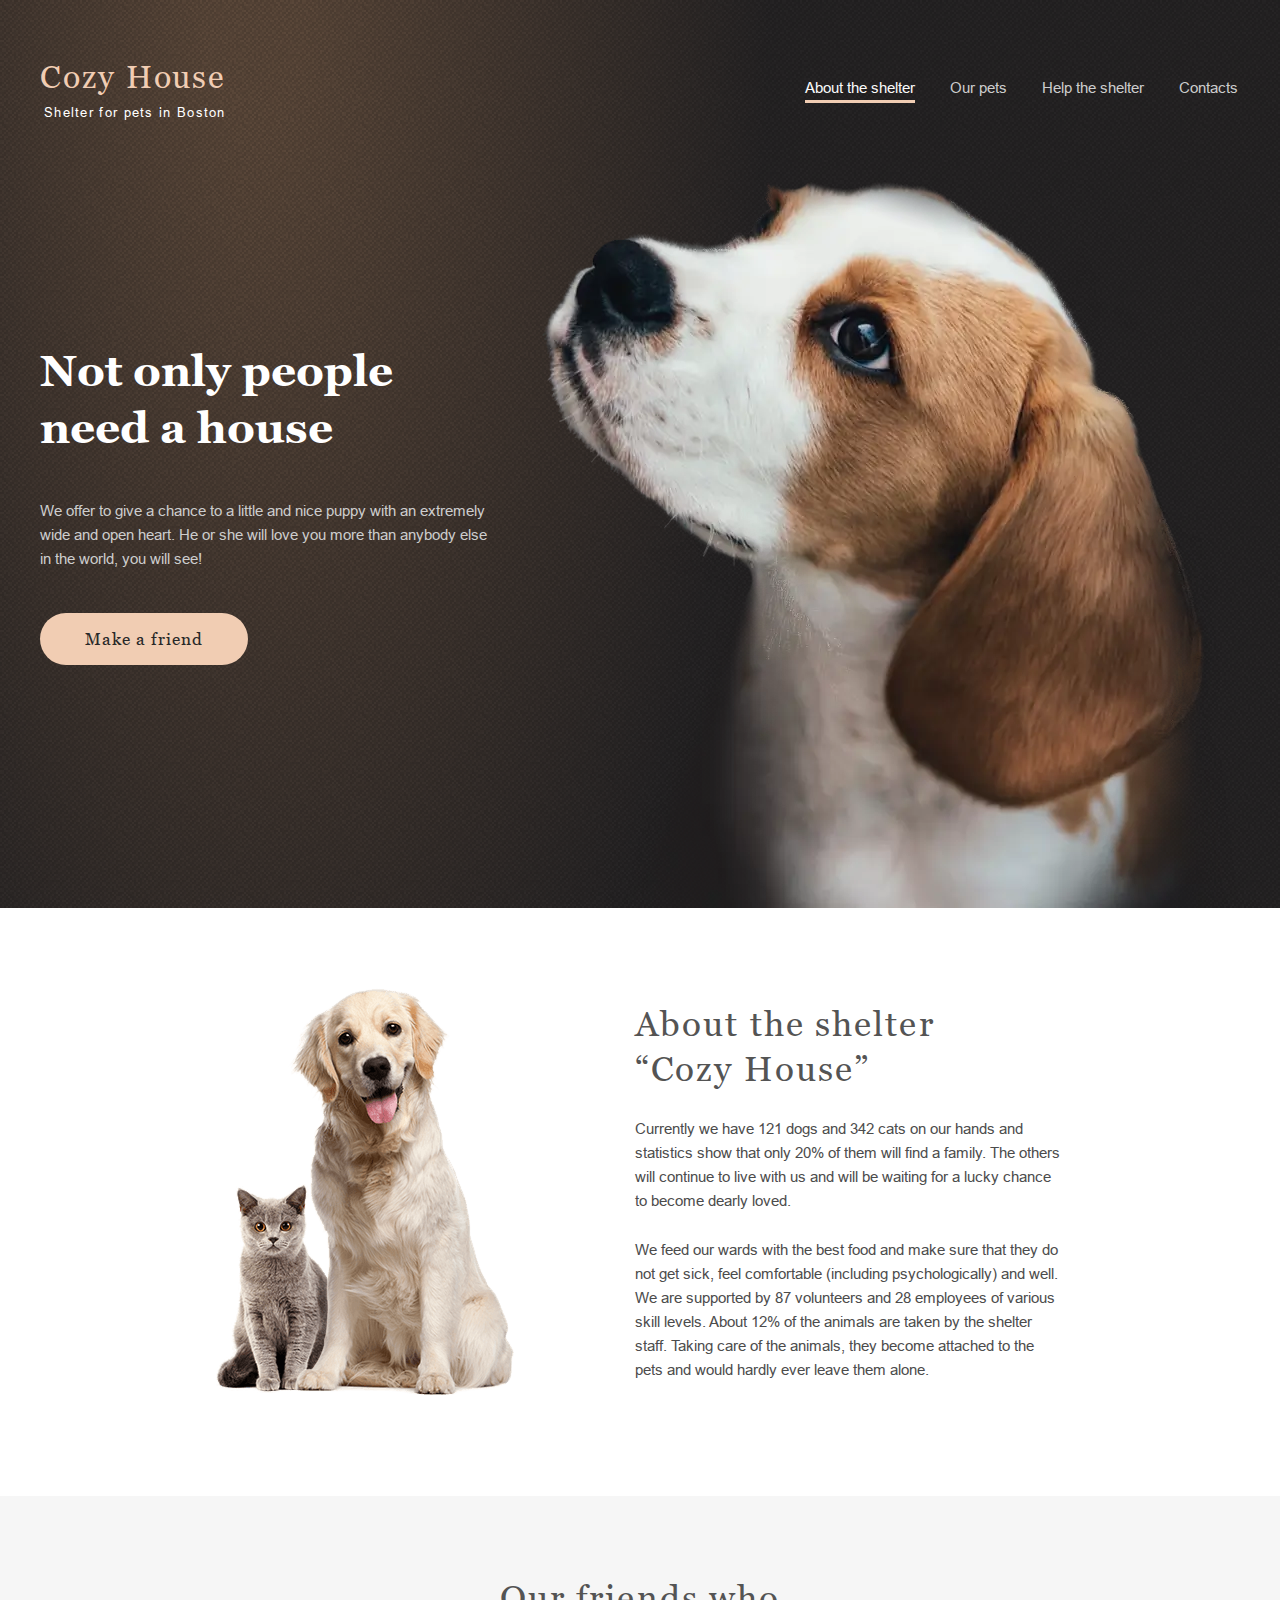
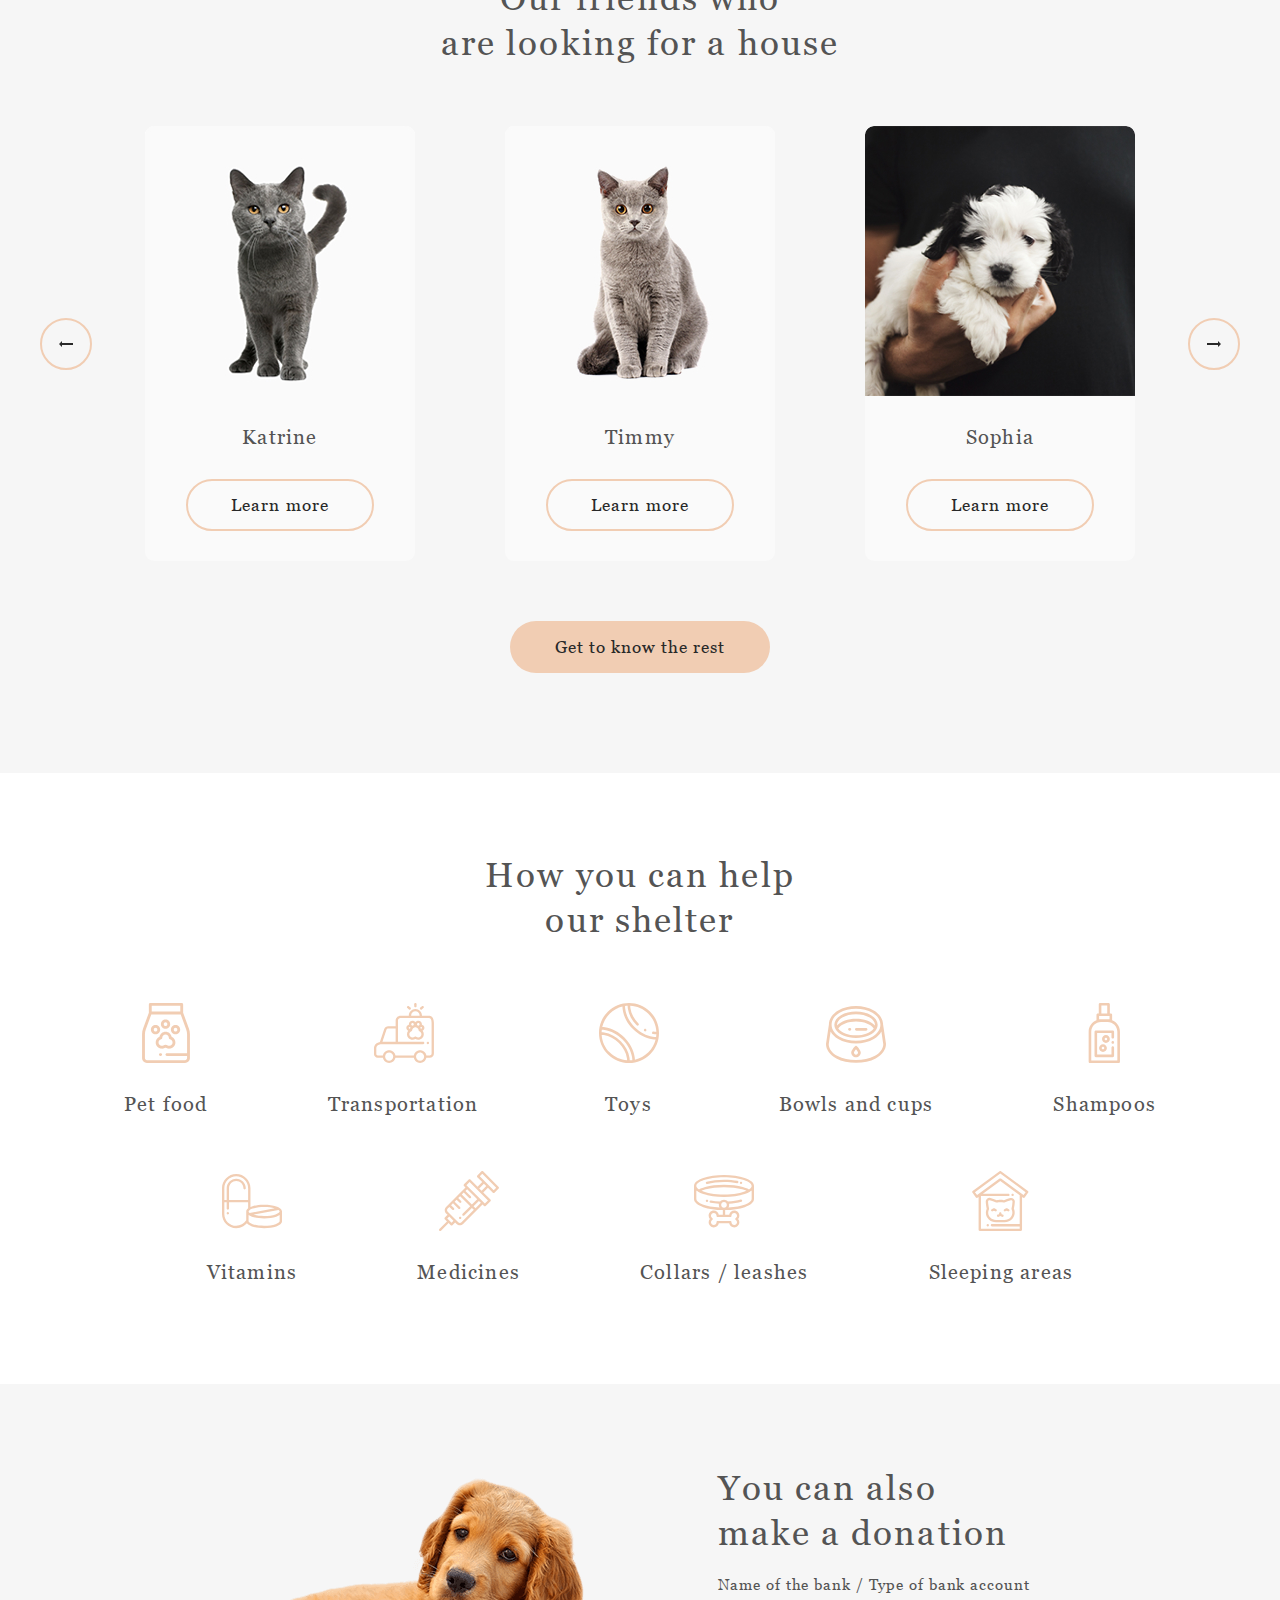
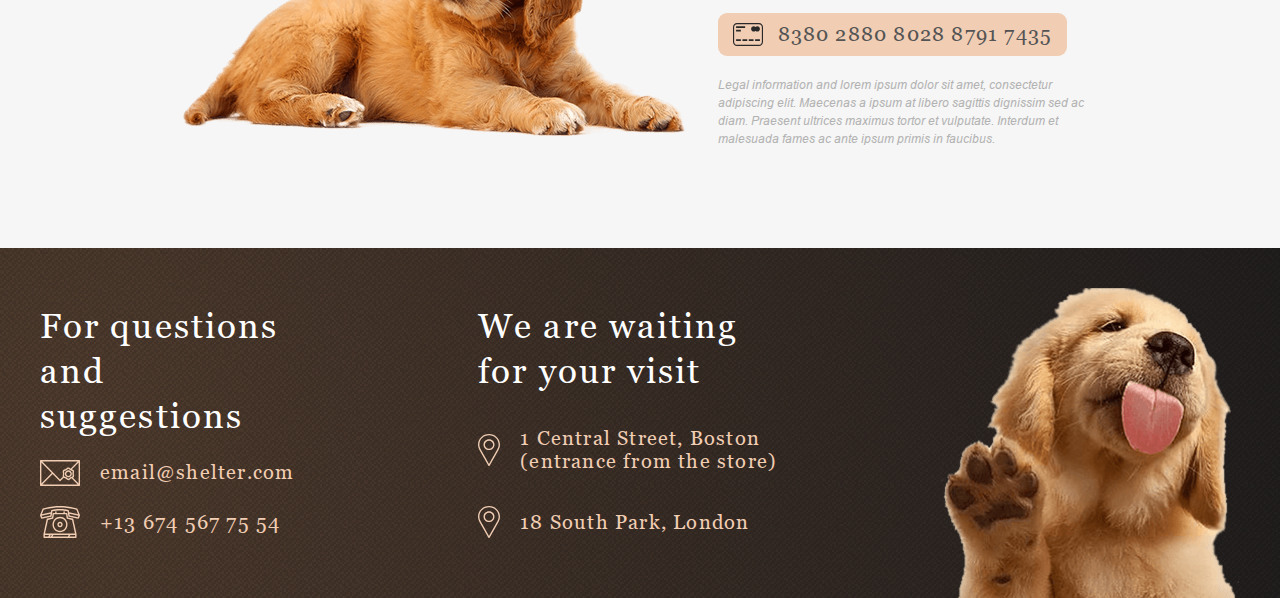
<file: shelter/pages/main/index.html>
<!DOCTYPE html>
<html lang="en">
<head>
    <meta charset="UTF-8">
    <meta name="viewport" content="width=device-width, initial-scale=1.0">
    <meta http-equiv="X-UA-Compatible" content="ie=edge">
    <title>Shelter</title>
    <link rel="stylesheet" type="text/css" href="normalize.css">
    <link rel="stylesheet" type="text/css" href="common_styles.css">
    <link rel="stylesheet" type="text/css" href="style.css">
    <link rel="stylesheet" type="text/css" href="burger.css">
</head>
<body>
<div class="bg-container">
    <div class="container">
        <header class="header">
            <div class="header__top">
                <a class="header-logo" href="#">
                    <h1 class="header-logo__title">Cozy House</h1>
                    <div class="header-logo__subtitle">
                        Shelter for pets in Boston
                    </div>
                </a>
                <nav class="menu">
                    <a class="header-logo--burger" href="#">
                        <div class="header-logo__title">Cozy House</div>
                        <div class="header-logo__subtitle">Shelter for pets in Boston</div>
                    </a>

                    <div class="menu__list--burger">
                        <ul class="menu__list">
                            <li class="menu__item">
                                <a class="menu__link menu__link--selected" href="#">About the shelter</a>
                            </li>
                            <li class="menu__item">
                                <a class="menu__link" href="../pets/index.html">Our pets</a>
                            </li>
                            <li class="menu__item">
                                <a class="menu__link" href="#help">Help the shelter</a>
                            </li>
                            <li class="menu__item">
                                <a class="menu__link" href="#footer">Contacts</a>
                            </li>
                        </ul>
                    </div>

                </nav>
                <div class="burger">
                    <span class="burger-line burger-line-first"></span>
                    <span class="burger-line burger-line-second"></span>
                    <span class="burger-line burger-line-third"></span>
                </div>
            </div>
        </header>
        <section class="not-only">
            <div class="not-only__textbox">
                <h2 class="not-only__textbox-title">
                    Not only people <br> need a house
                </h2>
                <div class="not-only__textbox-subtitle">
                    We offer to give a chance to a little and nice puppy with an extremely wide and open heart. He or
                    she will love you more than anybody else in the world, you will see!
                </div>
                <a class="btn" href="#our-friends">Make a friend</a>
            </div>
            <div class="not-only__img-container">
                <picture>
                    <source type="image/webp" srcset="../../assets/images/header_puppy.webp">
                    <img class="not-only__img" src="../../assets/images/header_puppy.png" alt="puppy-img">
                </picture>
            </div>
        </section>
    </div>
</div>

<main class="main">

    <section class="about" id="about">
        <div class="container">
            <div class="about-flex">
                <div class="about__img-container">
                    <picture>
                        <source type="image/webp" srcset="../../assets/images/about_pets.webp">
                        <img class="about__img" src="../../assets/images/about_pets.png" alt="about_pets">
                    </picture>
                </div>
                <div class="about-textbox">
                    <h3 class="about-textbox__title">About the shelter <br> “Cozy House”</h3>
                    <div class="about-textbox__subtitle">Currently we have 121 dogs and 342 cats on our hands and
                    statistics show that only 20% of them will find a family. The others will continue to live with us and will be waiting for a lucky chance to become dearly loved.</div>
                    <div class="about-textbox__subtitle">We feed our wards with the best food and make sure that they
                     do not get sick, feel comfortable (including psychologically) and well. We are supported by 87 volunteers and 28 employees of various skill levels. About 12% of the animals are taken by the shelter staff. Taking care of the animals, they become attached to the pets and would hardly ever leave them alone.</div>
                </div>
            </div>
        </div>
    </section>

    <section class="our-friends" id="our-friends">
        <div class="container">
            <div class="our-friends-flex">
                <h3 class="our-friends__title">
                    Our friends who <br>
                    are looking for a house
                </h3>
                <div class="our-friends__slider">
                    <div class="slider__btn-left slider-btn js-slider-btn-left"></div>
                    <div class="slider-cards">
                        <div class="slider-cards__container js-carousel">
                            <div class="slider-cards__left"></div>
                            <div class="slider-cards__active"></div>
                            <div class="slider-cards__right"></div>
                        </div>
                    </div>
                    <div class="slider__btn-right slider-btn js-slider-btn-right"></div>
                </div>
                <a class="btn" href="../pets/index.html">Get to know the rest</a>
            </div>
        </div>
    </section>

    <section class="help" id="help">
        <div class="container">
            <h3 class="help__title">
                How you can help <br>
                our shelter
            </h3>
            <div class="help-content">
                <div class="help-content__item">
                    <img class="help-content__img" src="../../assets/icons/help_food.svg" alt="food">
                    <div class="help-content__text">
                        Pet food
                    </div>
                </div>
                <div class="help-content__item">
                    <img class="help-content__img" src="../../assets/icons/help_transportation.svg" alt="transportation">
                    <div class="help-content__text">
                        Transportation
                    </div>
                </div>
                <div class="help-content__item">
                    <img class="help-content__img" src="../../assets/icons/help_toys.svg" alt="toys">
                    <div class="help-content__text">
                        Toys
                    </div>
                </div>
                <div class="help-content__item">
                    <img class="help-content__img" src="../../assets/icons/help_bowls-and-cups.svg" alt="bowls and cups">
                    <div class="help-content__text">
                        Bowls and cups
                    </div>
                </div>
                <div class="help-content__item">
                    <img class="help-content__img" src="../../assets/icons/help_shampoos.svg" alt="shampoos">
                    <div class="help-content__text">
                        Shampoos
                    </div>
                </div>
                <div class="help-content__item">
                    <img class="help-content__img" src="../../assets/icons/help_vitamins.svg" alt="vitamins">
                    <div class="help-content__text">
                        Vitamins
                    </div>
                </div>
                <div class="help-content__item">
                    <img class="help-content__img" src="../../assets/icons/help_medicines.svg" alt="medicines">
                    <div class="help-content__text">
                        Medicines
                    </div>
                </div>
                <div class="help-content__item">
                    <img class="help-content__img" src="../../assets/icons/help_collars-or-leashes.svg" alt="collars / leashes">
                    <div class="help-content__text">
                        Collars / leashes
                    </div>
                </div>
                <div class="help-content__item">
                    <img class="help-content__img" src="../../assets/icons/help_sleeping-area.svg" alt="sleeping areas">
                    <div class="help-content__text">
                        Sleeping areas
                    </div>
                </div>
            </div>
        </div>
    </section>

    <section class="donation" id="donation">
        <div class="container">
            <div class="donation-flex">
                <img class="donation-img" src="../../assets/images/donation-dog.png" alt="donation">
                <div class="donation-content">
                    <h3 class="donation-content__title">
                        You can also <br> make a donation
                    </h3>
                    <div class="donation-content__subtitle">
                        Name of the bank / Type of bank account
                    </div>
                    <a class="donation-content__card" href="javascript:void(0);">
                        <svg class="icon icon--30-23">
                            <use xlink:href="../../assets/icons/icons.svg#credit-card"></use>
                        </svg>
                        <div class="card-number">
                            8380 2880 8028 8791 7435
                        </div>
                    </a>
                    <div class="donation-content__disclaimer">
                        Legal information and lorem ipsum dolor sit amet, consectetur adipiscing elit. Maecenas a ipsum at libero sagittis dignissim sed ac diam. Praesent ultrices maximus tortor et vulputate. Interdum et malesuada fames ac ante ipsum primis in faucibus.
                    </div>
                </div>
            </div>
        </div>
    </section>

</main>

<div class="bg-container-footer">
    <div class="container">
        <footer class="footer" id="footer">
            <div class="footer-textbox">
                    <h3 class="footer-textbox__title">For questions and suggestions</h3>
                    <a class="footer-textbox__content" href="mailto:email@shelter.com" title="email">
                        <svg class="icon icon--40-26 icon--mail">
                            <use xlink:href="../../assets/icons/icons.svg#mail"></use>
                        </svg>
                        <div class="footer-textbox__text">email@shelter.com</div>
                    </a>
                    <a class="footer-textbox__content" href="tel:+136745677554" title="phone">
                        <svg class="icon icon--40-32">
                            <use xlink:href="../../assets/icons/icons.svg#phone"></use>
                        </svg>
                        <div class="footer-textbox__text">+13 674 567 75 54</div>
                    </a>
                </div>
            <div class="footer-textbox footer-textbox__center">
                    <h3 class="footer-textbox__title">We are waiting for your visit</h3>
                    <a class="footer-textbox__content" href="https://goo.gl/maps/GxNyCntBxxRUMGNj9" target="_blank" title="location">
                        <svg class="icon icon--22-32">
                            <use xlink:href="../../assets/icons/icons.svg#pin"></use>
                        </svg>
                        <div class="footer-textbox__text">1 Central Street, Boston (entrance from the store)</div>
                    </a>
                    <a class="footer-textbox__content" href="https://goo.gl/maps/SXfoR8rrXYMmH7Yr9" target="_blank" title="location">
                        <svg class="icon icon--22-32">
                            <use xlink:href="../../assets/icons/icons.svg#pin"></use>
                        </svg>
                        <div class="footer-textbox__text">18 South Park, London </div>
                    </a>
                </div>
            <img class="footer-img" src="../../assets/images/footer-puppy.png" alt="footer-puppy">
        </footer>
    </div>
</div>

<div class="modal-outer">
    <div class="modal-container">
        <div class="modal-close-btn"></div>
        <div class="modal"></div>
    </div>
</div>

<script type="module" src="../../assets/pets.js"></script>
<script type="module" src="script.js"></script>
<script src="burger.js"></script>
<script type="module" src="modal.js"></script>
</body>
</html>
</file>
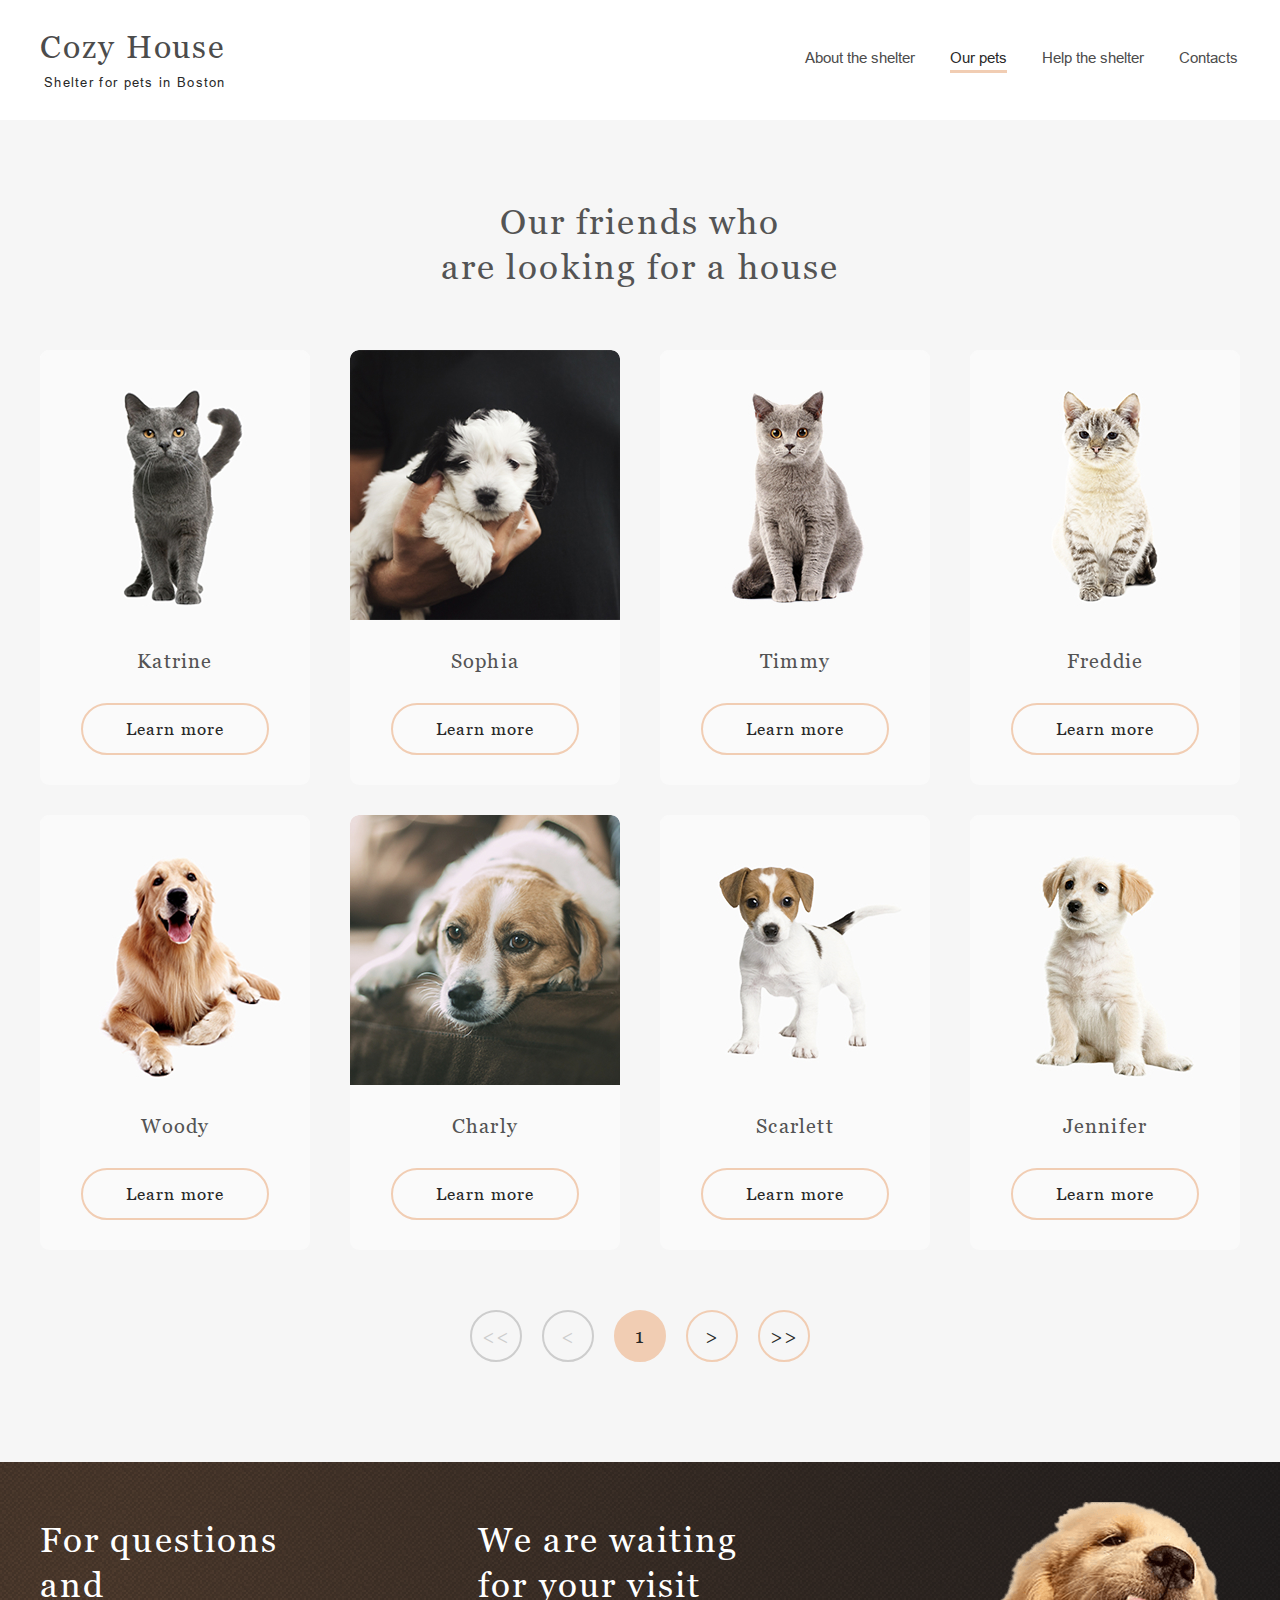
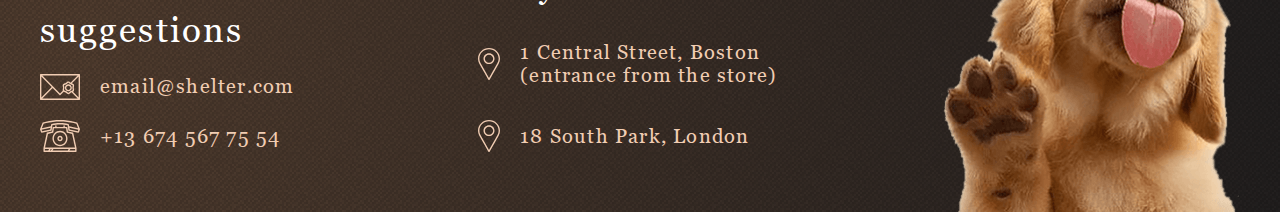
<file: shelter/pages/pets/index.html>
<!DOCTYPE html>
<html lang="en">
<head>
    <meta charset="UTF-8">
    <meta name="viewport" content="width=device-width, initial-scale=1.0">
    <meta http-equiv="X-UA-Compatible" content="ie=edge">
    <title>Our pets</title>
    <link rel="stylesheet" type="text/css" href="../main/normalize.css">
    <link rel="stylesheet" type="text/css" href="../main/common_styles.css">
    <link rel="stylesheet" type="text/css" href="style.css">
    <link rel="stylesheet" type="text/css" href="../main/burger.css">
</head>
<body>
<div class="sticky-container">
    <div class="container">
        <header class="header">
            <div class="header__top">
                <a class="header-logo" href="../main/index.html">
                    <h1 class="header-logo__title">Cozy House</h1>
                    <div class="header-logo__subtitle">
                        Shelter for pets in Boston
                    </div>
                </a>
                <nav class="menu">
                    <a class="header-logo--burger" href="../main/index.html">
                        <div class="header-logo__title">Cozy House</div>
                        <div class="header-logo__subtitle">Shelter for pets in Boston</div>
                    </a>
                    <ul class="menu__list">
                        <li class="menu__item">
                            <a class="menu__link" href="../main/index.html">About the shelter</a>
                        </li>
                        <li class="menu__item">
                            <a class="menu__link menu__link--selected" href="#">Our pets</a>
                        </li>
                        <li class="menu__item">
                            <a class="menu__link" href="../main/index.html#help">Help the shelter</a>
                        </li>
                        <li class="menu__item">
                            <a class="menu__link" href="#footer">Contacts</a>
                        </li>
                    </ul>
                </nav>
                <div class="burger">
                    <span class="burger-line burger-line-first"></span>
                    <span class="burger-line burger-line-second"></span>
                    <span class="burger-line burger-line-third"></span>
                </div>
            </div>
        </header>
    </div>
</div>

<main>
    <section class="our-friends" id="our-friends">
        <div class="container">
            <div class="our-friends-flex">
                <h3 class="our-friends__title">
                    Our friends who <br>
                    are looking for a house
                </h3>

                <div class="slider-cards"></div>

                <div class="btn-block">
                    <button class="slider-btn js-btn-left--last" disabled>&lt;&lt;</button>
                    <button class="slider-btn js-btn-left" disabled>&lt;</button>
                    <button class="slider-btn active-page js-active-page">1</button>
                    <button class="slider-btn js-btn-right">&gt;</button>
                    <button class="slider-btn js-btn-right--last">&gt;&gt;</button>
                </div>
            </div>
        </div>
    </section>
</main>

<div class="bg-container-footer">
    <div class="container">
        <footer class="footer" id="footer">
            <div class="footer-textbox">
                <h3 class="footer-textbox__title">For questions and suggestions</h3>
                <a class="footer-textbox__content" href="mailto:email@shelter.com" title="email">
                    <svg class="icon icon--40-26 icon--mail">
                        <use xlink:href="../../assets/icons/icons.svg#mail"></use>
                    </svg>
                    <div class="footer-textbox__text">email@shelter.com</div>
                </a>
                <a class="footer-textbox__content" href="tel:+136745677554" title="phone">
                    <svg class="icon icon--40-32">
                        <use xlink:href="../../assets/icons/icons.svg#phone"></use>
                    </svg>
                    <div class="footer-textbox__text">+13 674 567 75 54</div>
                </a>
            </div>
            <div class="footer-textbox footer-textbox__center">
                <h3 class="footer-textbox__title">We are waiting for your visit</h3>
                <a class="footer-textbox__content" href="https://goo.gl/maps/GxNyCntBxxRUMGNj9" target="_blank" title="location">
                    <svg class="icon icon--22-32">
                        <use xlink:href="../../assets/icons/icons.svg#pin"></use>
                    </svg>
                    <div class="footer-textbox__text">1 Central Street, Boston (entrance from the store)</div>
                </a>
                <a class="footer-textbox__content" href="https://goo.gl/maps/SXfoR8rrXYMmH7Yr9" target="_blank" title="location">
                    <svg class="icon icon--22-32">
                        <use xlink:href="../../assets/icons/icons.svg#pin"></use>
                    </svg>
                    <div class="footer-textbox__text">18 South Park, London </div>
                </a>
            </div>
            <img class="footer-img" src="../../assets/images/footer-puppy.png" alt="footer-puppy">
        </footer>
    </div>
</div>

<div class="modal-outer">
    <div class="modal-container">
        <div class="modal-close-btn"></div>
        <div class="modal"></div>
    </div>
</div>

<script type="module" src="../../assets/pets.js"></script>
<script type="module" src="script.js"></script>
<script src="burger.js"></script>
<script type="module" src="modal.js"></script>
</body>
</html>
</file>
<file: shelter/pages/main/common_styles.css>
@font-face {
    font-family: Georgia;
    src:
    url('../../assets/fonts/subset-Georgia-Bold.woff2') format('woff2'),
    url('../../assets/fonts/subset-Georgia-Bold.woff') format('woff');
    font-weight: bold;
    font-style: normal;
    font-display: swap;
}

@font-face {
    font-family: Arial;
    src:
    url('../../assets/fonts/subset-ArialMT.woff2') format('woff2'),
    url('../../assets/fonts/subset-ArialMT.woff') format('woff');
    font-weight: normal;
    font-style: normal;
    font-display: swap;
}

@font-face {
    font-family: Georgia;
    src:
    url('../../assets/fonts/subset-Georgia.woff2') format('woff2'),
    url('../../assets/fonts/subset-Georgia.woff') format('woff');
    font-weight: normal;
    font-style: normal;
    font-display: swap;
}

@font-face {
    font-family: Arial;
    src:
    url('../../assets/fonts/subset-Arial-ItalicMT.woff2') format('woff2'),
    url('../../assets/fonts/subset-Arial-ItalicMT.woff') format('woff');
    font-weight: normal;
    font-style: italic;
    font-display: swap;
}

@font-face {
    font-family: Georgia;
    src:
    url('../../assets/fonts/subset-Georgia-Italic.woff2') format('woff2'),
    url('../../assets/fonts/subset-Georgia-Italic.woff') format('woff');
    font-weight: normal;
    font-style: italic;
    font-display: swap;
}

* {
    box-sizing: border-box;
}

html,
body {
    font: 400 15px/24px Georgia, serif;
    color: #4C4C4C;
    background: #ffffff;
    scroll-behavior: smooth
}

h3 {
    font-size: 35px;
    line-height: 45px;
    font-weight: 400;
    letter-spacing: 0.06em;
    color: #545454;
}

@media (max-width: 767.9px) {
    h3 {
        font-size: 25px;
        line-height: 32px;
    }
}

input,
textarea,
button,
select,
a {
    -webkit-tap-highlight-color: rgba(0,0,0,0);
}

.icon {
    flex: 0 0 auto;
}

.icon.icon--30-23 {
    width: 30px;
    height: 23px;
}
.icon.icon--40-26 {
    width: 40px;
    height: 26px;
}
.icon.icon--40-32 {
    width: 40px;
    height: 32px;
}
.icon.icon--22-32 {
    width: 22px;
    height: 32px;
}
.icon--mail {
    margin: 3px 0;
}

.btn {
    font-size: 17px;
    line-height: 22px;
    color: #292929;
    letter-spacing: 0.06em;
    text-align: center;
    padding: 15px 45px;
    background-color: #F1CDB3;
    border-radius: 100px;
    transition: background-color 0.5s ease;
    text-decoration: none;
}

.btn:hover {
    background-color: #FDDCC4;
}

.container {
    max-width: 1280px;
    padding: 0 40px;
    margin: auto;
}

@media (max-width: 1279.9px) {
    .container {
        padding: 0 30px;
    }
}

@media (max-width: 767.9px) {
    .container {
        padding: 0 10px;
    }
}

/*---------------------SLIDER------------------*/
.slider-card {
    width: 270px;
    display: flex;
    flex-direction: column;
    align-items: center;
    gap: 30px;
    border-radius: 9px;
    transition: all 0.3s ease;
    background-color: #FAFAFA;
    overflow: hidden;
    flex: 0 0 auto;
}

.slider-card__title {
    font-size: 20px;
    line-height: 23px;
    color: #545454;
    letter-spacing: 0.06em;
    text-align: center;
}

.btn--light {
    background-color: #FAFAFA;
    padding: 13px 43px;
    border: 2px solid #F1CDB3;
}

.slider-card .btn--light {
    margin-bottom: 30px;
}

.slider-card:hover {
    box-shadow: 0 2px 35px 14px rgba(13, 13, 13, 0.04);
    cursor: pointer;
    background-color: #FFFFFF;
}

.btn--light:hover {
    background-color: #FDDCC4;
    border-color: #FDDCC4;
}

.slider-card:hover .btn--light {
    background-color: #FDDCC4;
    border-color: #FDDCC4;
}

/*--------------------FOOTER-------------------*/
.bg-container-footer {
    background:  url("../../assets/images/noise.png"), radial-gradient(110.67% 538.64% at 5.73% 50%, #513D2F 0%, #1A1A1C 100%), #211F20;
}

.footer {
    display: flex;
    justify-content: space-between;
    padding-top: 40px;
}

.footer-textbox {
    flex: 0 1 23.2%;
    display: flex;
    flex-direction: column;
    justify-content: space-between;
    padding: 16px 0 60px;
}

.footer-textbox__center {
    flex: 0 1 25.167%;
}

.footer-textbox__title {
    color: #FFFFFF;
}

.footer-textbox__content {
    display: flex;
    justify-content: flex-start;
    align-items: center;
    gap: 20px;
}

.footer-textbox__text {
    font-size: 20px;
    line-height: 23px;
    letter-spacing: 0.06em;
    color: #F1CDB3;
}

.footer-img {
    display: block;
    grid-area: img;
    align-self: flex-end;
}

@media (max-width: 1279.9px) {
    .footer {
        display: grid;
        grid-template: "contacts address" "img img" / 279px 302px;
        gap: 65px 60px;
        justify-content: center;
        padding: 30px 34px 0;
    }

    .footer-textbox {
        grid-area: contacts;
        padding: 0;
        gap: 40px;
    }

    .footer-textbox__center {
        grid-area: address;
        gap: 33px;
    }

    .footer-img {
        justify-self: center;
    }
}

@media (max-width: 767.9px) {
    .footer {
        display: flex;
        flex-direction: column;
        gap: 40px;
        align-items: center;
        padding: 30px 0 0;
    }
    .footer-textbox {
        max-width: 300px;
        align-items: center;
    }

    .footer-textbox__center {
        gap: 40px;
        align-items: unset;
    }

    .footer-textbox__title {
        text-align: center;
        align-self: center;
        max-width: 270px;
    }

    .footer-img {
        max-width: calc(100% - 40px);
        align-self: center;
    }
}

/*-------------------------MODAL--------------------------*/
.modal-outer {
    display: none;
    position: fixed;
    height: 100vh;
    top: 0;
    left: 0;
    right: 0;
}

.modal-outer.modal-outer--visible {
    display: flex;
    justify-content: center;
    align-items: center;
    cursor: pointer;
}

.modal-outer--visible:hover .modal-container:not(:hover) .modal-close-btn{
    background-color: #FDDCC4;
    border-color: #FDDCC4;
}

.modal-outer.modal-outer--visible::before {
    content: "";
    background: #292929;
    position: fixed;
    top: 0;
    right: 0;
    left: 0;
    bottom: 0;
    opacity: 60%;
}

.modal-body {
    overflow: hidden;
}

.modal-container {
    position: relative;
    max-width: 900px;
    max-height: 500px;
}

.modal-close-btn {
    display: block;
    width: 52px;
    height: 52px;
    background: url("../../assets/icons/modal-close.svg") center no-repeat;
    border: 2px #F1CDB3 solid;
    border-radius: 50%;
    position: absolute;
    top: -52px;
    right: -42px;
    transition: 0.3s ease;
   /* background-color: #7b7b7b;*/
}

.modal-close-btn:hover {
    cursor: pointer;
    background-color: #FDDCC4;
    border-color: #FDDCC4;
}

.modal {
    display: flex;
    background:  #FAFAFA;
    border-radius: 9px;
    overflow: hidden;
    z-index: 10;
    cursor: auto;
}

.modal__img {
    display: block;
    width: 500px;
    flex: 0 0 auto;
}

.modal-textbox {
    display: flex;
    flex-direction: column;
    padding: 50px 20px 20px 29px;
    overflow: auto;
}


.modal-textbox div,
.modal-textbox h3,
.modal-textbox ul {
    color: #000000;
}

.modal-textbox__subtitle {
    font-size: 20px;
    line-height: 23px;
    letter-spacing: 0.06em;
    margin-top: 10px;
}

.modal-textbox__description {
    line-height: 17px;
    letter-spacing: 0.06em;
    margin-top: 40px;
}

.modal-list {
    list-style: none;
    line-height: 17px;
    letter-spacing: 0.06em;
    margin: 40px 0 0;
    padding: 0;
}

.modal-list li + li {
    padding-top: 10px;
}

.modal-list li::before {
    content: "\2022";
    display: inline-block;
    color: #F1CDB3;
    margin: 0 10px 0 0;
}

@media (max-width: 1279.9px) {
    .modal-container {
        width: 630px;
        height: 350px;
    }

    .modal__img {
        max-width: 350px;
    }

    .modal-textbox {
        padding: 10px 8px 9px 11px;
    }

    .modal-textbox__description {
        font-size: 13px;
        line-height: 14px;
        margin-top: 20px;
    }

    .modal-list {
        margin-top: 20px;
    }

    .modal-list li + li {
        padding-top: 5px;
    }
}

@media (max-width: 767.9px) {

    .modal-container {
        width: 240px;
        height: 341px;
    }

    .modal-close-btn {
        right: -32px;
    }

    .modal__img {
        display: none;
    }

    .modal-textbox {
        padding: 10px;
    }

    .modal-textbox__title {
        text-align: center;
        font-size: 35px;
        line-height: 45px;
        letter-spacing: 0.06em;
    }

    .modal-textbox__subtitle {
        text-align: center;
     }

    .modal-textbox__description {
        text-align: justify;
    }

    .modal-list {
        margin-top: 24px;
    }
}
</file>
<file: shelter/pages/main/style.css>
/*------------------HEADER---------------------*/
.bg-container {
    background: url("../../assets/images/noise.png"), radial-gradient(40% 140% at 20% 0%, #5B483A 10%, #262425 100%), #211F20;
}

.header__top {
    display: flex;
    justify-content: space-between;
    align-items: center;
    padding-top: 60px;
}

.header-logo {
    display: block;
    line-height: 0;
}

.header-logo__title {
    font-size: 32px;
    font-weight: 400;
    line-height: 35px;
    letter-spacing: 0.06em;
    color: #F1CDB3;
    padding: 0;
}

.header-logo__subtitle {
    font: 13px/15px Arial, sans-serif;
    letter-spacing: 0.1em;
    color: #FFFFFF;
    margin-top: 10px;
    margin-left: 4px;
}

.menu__list {
    list-style: none;
    display: flex;
    margin: 0;
    padding: 0 2px 2px 0;
}

.menu__item +.menu__item {
    margin-left: 35px;
}

.menu__link {
    display: block;
    font: 15px/24px Arial, sans-serif;
    color: #CDCDCD;
    text-decoration: none;
    transition: all 0.2s ease;
}

.menu__link--selected {
    color: #FAFAFA;
    border-bottom: 3px solid #F1CDB3;
}

.menu__link:hover {
    color: #FAFAFA;
}

@media (max-width: 1279.9px) {
    .header__top {
        padding-top: 30px;
    }
}

/*-----------------NOT ONLY-------------------*/
.not-only {
    display: flex;
    padding-top: 60px;
}

.not-only__textbox {
    display: flex;
    flex-direction: column;
    align-items: flex-start;
    padding-top: 163px;
}
.not-only__textbox-title {
    font-size: 44px;
    line-height: 57px;
    color: #FFFFFF;
}

.not-only__textbox-subtitle {
    font: 15px/24px Arial, sans-serif;
    color: #CDCDCD;
    margin-top: 42px;
}

.not-only .btn {
    margin: 42px 0 0;
}

.not-only__img-container {
    margin-left: 42px;
    align-self: flex-end;
}

.not-only__img {
    display: block;
}

@media (max-width: 1279.9px) {
    .not-only {
        flex-direction: column;
        gap: 100px;
        justify-content: flex-end;
        align-items: center;
    }

    .not-only__textbox {
        max-width: 460px;
        padding: 0;
    }

    .not-only .btn {
        margin: 42px 0 0;
        align-self: center;
    }

    .not-only__img-container {
        max-width: 569px;   /*--------*/
        margin: 0;
    }

    .not-only__img {
        max-width: 100%;
    }
}

@media (max-width: 767.9px) {
    .not-only {
        gap: 105px;
    }

    .not-only__textbox {
        margin: 0;
        align-items: center;
    }

    .not-only__textbox-title {
        font-size: 25px;
        line-height: 32px;
        text-align: center;
        letter-spacing: 0.06em;
    }
    
    .not-only__textbox-subtitle {
        text-align: center;
    }

    .not-only__img-container {
        margin-left: 40px;
    }
}

/*-------------------ABOUT--------------------*/
.about {
    padding: 80px 0 100px;
}

.about-flex {
    display: flex;
    max-width: 850px;
    margin: 0 auto;
    align-items: center;
    gap: 120px;
}

.about-textbox__subtitle {
    font: 15px/24px Arial, sans-serif;
    padding-top: 25px;
}

.about__img {
    display: block;
}

@media (max-width: 1279.9px) {
    .about-flex {
        max-width: 430px;
        flex-direction: column-reverse;
        gap: 80px;
    }

    .about__img-container {
        max-width: 300px;
    }

    .about__img {
        max-width: 100%;
    }
}

@media (max-width: 767.9px) {
    .about {
        padding: 42px 0;
    }

    .about-flex {
        max-width: 270px;
        gap: 42px;
    }

    .about-textbox__title {
        text-align: center;
        padding-bottom: 3px;
    }

    .about-textbox__subtitle {
        text-align: justify;
        padding-top: 22px;
    }

    .about__img-container {
        max-width: 260px;
    }
}
/*-------------------OUR FRIENDS--------------------*/
.our-friends {
    background-color: #F6F6F6;
    padding: 80px 0 100px;
}
.our-friends-flex {
    display: flex;
    flex-direction: column;
    align-items: center;
    gap: 20px;
}

.our-friends__title {
    text-align: center;
}

@media (max-width: 767.9px) {
    .our-friends {
        padding: 42px 0;
    }
}

/*-------------------SLIDER---------------------------*/
.our-friends__slider {
    display: flex;
    align-items: center;
}

.slider-btn {
    width: 52px;
    height: 52px;
    border: 2px solid #F1CDB3;
    border-radius: 50%;
    transition: all 0.3s ease;
}

.slider-btn:hover {
    background-color: #FDDCC4;
    border-color: #FDDCC4;
    cursor: pointer;
}

.slider__btn-left {
    background: url("../../assets/icons/slider-arrow-left.svg") center no-repeat;
    grid-area: btn-left;
    justify-self: end;
}
.slider__btn-right {
    background: url("../../assets/icons/slider-arrow-right.svg") center no-repeat;
    grid-area: btn-right;
    justify-self: start;
}

.slider-cards {
    overflow: hidden;
    padding: 0 13px;
    grid-area: card;
}

.slider-cards__container {
    display: flex;
    width: 1070px;
    position: relative;
    right: 1125px;
    gap: 55px;
}

.slider-cards__left, .slider-cards__active, .slider-cards__right {
    display: flex;
    gap: 90px;
    padding: 40px;
}

@keyframes move-right {
    from {right: 1125px}
    to {right: 2250px}
}

.transition-right {
    animation: 1s move-right;
}

@keyframes move-left {
    from {right: 1125px}
    to {right: 0}
}

.transition-left {
    animation: 1s move-left;
}

@media (max-width: 1279.9px) {
    .slider-cards {
        padding: 0 12px;
    }

    .slider-cards__container {
        width: 580px;
        gap: 40px;
        right: 620px;
        padding: 40px 0;
    }

    .slider-cards__left, .slider-cards__active, .slider-cards__right {
        gap: 40px;
        padding: 0;
    }

    .slider-card:hover {
        box-shadow: 0 2px 8px 8px rgba(13, 13, 13, 0.04);
    }

    @keyframes move-right {
        from {right: 620px}
        to {right: 1240px}
    }

    @keyframes move-left {
        from {right: 620px}
        to {right: 0}
    }
}

@media (max-width: 767.9px) {
    .our-friends-flex {
        gap: 42px;
    }

    .our-friends__slider {
        display: grid;
        grid: "card card" "btn-left btn-right" / auto;
        justify-items: center;
        gap: 20px 80px;
    }

    .slider-cards__container {
        width: 270px;
        padding: 0;
        gap: 0;
        right: 270px;
    }

    .slider-cards {
        padding: 0;
    }

    @keyframes move-right {
        from {right: 270px}
        to {right: 540px}
    }

    @keyframes move-left {
        from {right: 270px}
        to {right: 0}
    }
}
/*-----------------------HELP------------------------*/
.help {
    padding: 80px 0 100px;
    display: flex;
    flex-direction: column;
    justify-content: center;
    align-items: center;
}

.help__title {
    margin-bottom: 60px;
    text-align: center;
}
.help-content {
    display: flex;
    flex-wrap: wrap;
    gap: 55px 120px;
    align-items: flex-end;
    justify-content: center;
}

.help-content__item {
    display: flex;
    flex-direction: column;
    align-items: center;
}

.help-content__img {
    display: block;
}

.help-content__text {
    font-size: 20px;
    line-height: 23px;
    letter-spacing: 0.06em;
    color: #545454;
    text-align: center;
    padding-top: 30px;
}

@media (max-width: 1279.9px) {
    .help-content {
        display: grid;
        grid-template-columns: repeat(3, 170px);
        grid-template-rows: repeat(3, 1fr);
        gap: 55px 60px;
    }
}

@media (max-width: 767.9px) {
    .help {
        padding: 42px 0;
    }

    .help-content {
        grid-template-columns: repeat(2, 130px);
        grid-template-rows: repeat(5, auto);
        gap: 30px;
        align-items: center;
    }

    .help__title {
        margin-bottom: 42px;
    }

    .help-content__img {
        max-width: 50px;
    }

    .help-content__text {
        font-size: 15px;
        line-height: 17px;
        padding-top: 20px;
    }
}

/*-----------------DONATION-----------------------*/
.donation {
    padding: 82px 0 100px;              /*!!!!*/
    background-color: #F6F6F6;
}

.donation-flex {
    display: flex;
    gap: 30px;
    align-items: center;
    justify-content: center;
}

.donation-content {
    max-width: 380px;
    display: flex;
    flex-direction: column;
    justify-content: center;
    align-items: flex-start;
}

.donation-content__title {
    margin-bottom: 20px;
}

.donation-content__subtitle {
    font-size: 15px;
    line-height: 17px;
    letter-spacing: 0.06em;
    color: #545454;
    margin-bottom: 20px;
}

.donation-content__card {
    display: flex;
    justify-content: space-around;
    align-items: center;
    background: #F1CDB3;
    border-radius: 9px;
    padding: 10px 15px;
    margin-bottom: 20px;
    transition: all 0.3s ease;
}

.donation-content__card:hover {
    background-color: #FDDCC4;
}

.card-number {
    font-size: 20px;
    line-height: 23px;
    letter-spacing: 0.06em;
    color: #545454;
    padding-left: 15px;
}

.donation-content__disclaimer {
    font: italic 12px/18px Arial, sans-serif;
    color: #B2B2B2;
}

@media (max-width: 1279.9px) {
    .donation-flex {
        flex-direction: column-reverse;
        gap: 60px;
    }

    .donation-content__title {
        margin-bottom: 18px;            /*line-height 45px != 130%*/
    }
}

@media (max-width: 767.9px) {
    .donation {
        padding: 42px 0;
    }

    .donation-flex {
        gap: 42px;
    }

    .donation-content {
        max-width: 300px;
        align-items: center;
    }

    .donation-content__title {
        text-align: center;
        margin-bottom: 20px;
    }

    .donation-content__subtitle {
        line-height: 24px;
        letter-spacing: unset;
    }

    .card-number {
        font-size: 15px;
        line-height: 17px;
    }

    .donation-content__disclaimer {
        padding: 0 10px;
        text-align: justify;
    }

    .donation-img {
        max-width: 100%;
        padding: 0 20px;
    }
}
</file>
<file: shelter/pages/main/burger.css>
/*--------------------------BURGER------------------------*/
.burger {
    display: none;
    position: relative;
    width: 30px;
    height: 22px;
    cursor: pointer;
    -webkit-tap-highlight-color: rgba(0,0,0,0);
}

.burger-line {
    display: block;
    width: 100%;
    height: 2px;
    background-color: #F1CDB3;
    position: absolute;
    transition: 0.3s all linear;
}

.burger-line-second {
    top: 50%;
    transform: translateY(-50%);
}

.burger-line-third {
    top: 100%;
    transform: translateY(-50%);
}

.sticky-container.burger--active::before {
    content: "";
    display: block;
    position: absolute;
    background: #292929;
    top: 0;
    right: 0;
    bottom: 0;
    left: 0;
    opacity: 60%;
}

.header-logo--burger {
    display: none;
}

@media (max-width: 767.9px) {
    .burger {
        transition: 0.3s;
        z-index: 10;
    }

    .burger.burger--active {
        transform: rotate(90deg);
    }

    .header-logo--burger {
        display: inline-block;
        position: relative;
        transform: translate(10px, 30px);
    }

    .body-burger {
        overflow: hidden;
    }

    .body-burger::before {
        content: "";
        display: block;
        position: absolute;
        background: #292929;
        top: 0;
        right: 0;
        bottom: 0;
        left: 0;
        opacity: 60%;
    }

    .menu {
        position: fixed;
        width: 320px;
        top: 0;
        right: -999px;
        z-index: 3;
        overflow: auto;
        background: #292929;
        transition: right 0.6s ease-in;
    }

    .burger {
        display: block;
        margin-right: 43px;
    }

    .menu.menu--burger{
        right: 0;
        transition: right 0.4s ease-out;
    }

    .menu__list{
        height: 100vh;
        flex-direction: column;
        justify-content: center;
        align-items: center;
        gap: 40px;
        padding: 0;
        margin:0 38px 0 39px;

    }

    .menu__item + .menu__item{
        margin: 0;
    }

    .menu__link{
        font-size: 32px;
        line-height: 51px;
    }
}
</file>
<file: shelter/pages/pets/style.css>
/*-------------------HEADER----------------------------*/
.sticky-container {
    position: sticky;
    top: 0;
    background-color: #ffffff;
    /*z-index: 1;*/
}

.header__top {
    display: flex;
    justify-content: space-between;
    align-items: center;
    padding: 30px 0;
}

.header-logo__title {
    font-size: 32px;
    font-weight: 400;
    line-height: 35px;
    letter-spacing: 0.06em;
    padding: 0;
}

.header-logo__subtitle {
    font: 13px/15px Arial, sans-serif;
    letter-spacing: 0.1em;
    color: #292929;
    margin-top: 10px;
    margin-left: 4px;
}

.menu__list {
    list-style: none;
    display: flex;
    margin: 0;
    padding: 0 2px 2px 0;
}

.menu__item +.menu__item {
    margin-left: 35px;
}

.menu__link {
    display: block;
    font: 15px/24px Arial, sans-serif;
    text-decoration: none;
    transition: all 0.2s ease;
}

.menu__link--selected {
    color: #292929;
    border-bottom: 3px solid #F1CDB3;
}

.menu__link:hover {
    color: #292929;
}

/*-------------------------BURGER-----------------*/

@media (max-width: 767.9px) {
    body {
        position: relative;
    }
}

.menu {
    background-color: #FFFFFF !important;
}

.menu.menu--burger {
    background: #FFFFFF !important;
}

.burger-line {
    background: #000000 !important;
}

/*-----------------MAIN------------------------*/
.our-friends {
    padding: 80px 0 100px;
    background-color: #F6F6F6;
}
.our-friends-flex {
    display: flex;
    flex-direction: column;
    align-items: center;
    gap: 30px;              /*тени*/
}

.our-friends__title {
    text-align: center;
}

.btn-block {
    display: flex;
    gap: 20px;
}

@media (max-width: 1279.9px) {
    .our-friends {
        padding: 80px 0 76px;
    }

    .our-friends-flex {
        gap: 0;
    }
}

@media (max-width: 767.9px) {
    .our-friends {
        padding: 42px 0;
    }

    .btn-block {
        gap: 10px;
    }
}

/*-------------------SLIDER---------------------------*/
.our-friends .container{
    padding: 0;             /*тени*/
}

.slider-cards {
    max-width: 1280px;
    height: 960px;
    display: flex;
    gap: 30px 40px;
    flex-wrap: wrap;
    justify-content: center;
    overflow: hidden;
    padding: 30px 40px;       /*тени*/
}

.slider-card--hidden {
    display: none;
}

.slider-btn {
    width: 52px;
    height: 52px;
    border: 2px solid #F1CDB3;
    border-radius: 50%;
    transition: background-color 0.3s ease;
    background-color: inherit;
    font-size: 20px;
    line-height: 23px;
    letter-spacing: 0.06em;
    color: #292929;
    text-align: center;
}

.slider-btn[disabled] {
    border: 2px solid #CDCDCD;
    color: #CDCDCD;
}

.slider-btn.active-page {
    background-color: #F1CDB3;
}

.slider-btn:not([disabled], .active-page):hover {
    background-color: #FDDCC4;
    border-color: #FDDCC4;
    cursor: pointer;
}

@media (max-width: 1279.9px) {
    .slider-cards {
        max-width: 600px;
        height: 1405px;
        padding: 30px 0 10px;
    }

    .btn-block {
        margin-top: 30px;
    }

    .slider-card:hover {
        box-shadow: 0 2px 8px 8px rgba(13, 13, 13, 0.04);
    }
}

@media (max-width: 767.9px) {
    .slider-cards {
        max-width: 300px;
        height: 1419px;
        padding: 42px 0 12px;
    }

    .btn-block {
        margin-top: 30px;
    }
}

@keyframes page-animation {
    from {opacity: 0}
    to {opacity: 100%}
}

.slider-cards--animated {
    animation: 0.5s page-animation;
}
</file>
